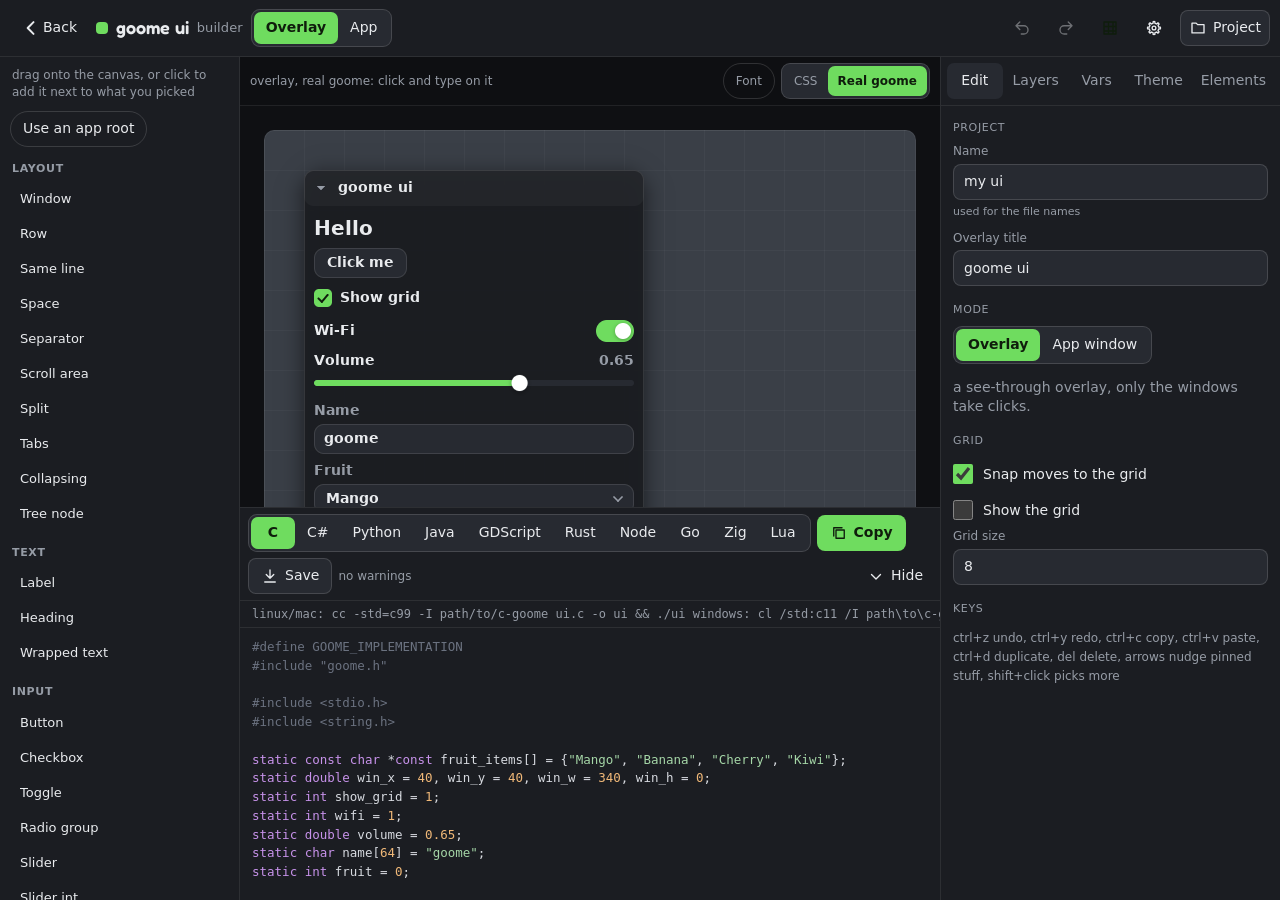
<file: src/builder/index.html>
<!doctype html>
<html lang="en">
<head>
<meta charset="utf-8">
<meta name="viewport" content="width=device-width, initial-scale=1, viewport-fit=cover">
<title>goome ui builder</title>
<meta name="description" content="Build goome UIs by dragging widgets around, then copy the C, C#, Python, Java, GDScript, Rust, Node, Go, Zig or Lua.">
<link rel="preload" href="../assets/fonts/fredoka.woff2" as="font" type="font/woff2" crossorigin>
<link rel="stylesheet" href="style.css">
<link rel="stylesheet" href="elements.css">
</head>
<body>
<div class="app" id="app">
  <header class="top">
    <a class="btn ghost back" id="backBtn" href="../" aria-label="Back to the site"><svg viewBox="0 0 24 24" width="20" height="20" aria-hidden="true"><path d="M15 5l-7 7 7 7" fill="none" stroke="currentColor" stroke-width="2.4" stroke-linecap="round" stroke-linejoin="round"/></svg><span>Back</span></a>
    <a class="brand" href="../" aria-label="goome home"><i></i>goome ui <small>builder</small></a>
    <div class="seg" id="modeSeg"><button data-mode="overlay">Overlay</button><button data-mode="app">App</button></div>
    <div class="sp"></div>
    <button class="btn sm ghost" id="undoBtn" title="Undo (ctrl+z)"></button>
    <button class="btn sm ghost" id="redoBtn" title="Redo (ctrl+y)"></button>
    <button class="btn sm ghost wide" id="gridBtn" title="Grid snap"></button>
    <button class="btn sm ghost" id="gearBtn" title="Builder settings"></button>
    <button class="btn sm" id="fileBtn" title="Project"></button>
  </header>
  <div class="main">
    <aside class="pane pal" id="pal"></aside>
    <section class="center">
      <div class="stage-wrap" id="stageWrap"></div>
      <div class="dock" id="dock"></div>
    </section>
    <aside class="pane side" id="side">
      <div class="tabs" id="sideTabs">
        <button data-tab="props">Edit</button>
        <button data-tab="layers">Layers</button>
        <button data-tab="vars">Vars</button>
        <button data-tab="theme">Theme</button>
        <button data-tab="elements">Elements</button>
      </div>
      <div class="sheet-head" id="sideHead"><span id="sideTitle">Edit</span><button class="btn sm ghost" data-close="side"></button></div>
      <div class="side-body" id="sideBody"></div>
    </aside>
  </div>
  <nav class="mnav" id="mnav">
    <button data-m="pal">Add</button>
    <button data-m="props">Edit</button>
    <button data-m="layers">Layers</button>
    <button data-m="vars">Vars</button>
    <button data-m="theme">Theme</button>
    <button data-m="elements">Elements</button>
    <button data-m="code">Code</button>
  </nav>
</div>
<input type="file" id="fileIn" accept=".json,application/json" hidden>
<div class="dropzone" id="dropzone">drop a .goome.json, .goome-theme.json or .goome-element.json here</div>
<script src="model.js"></script>
<script src="templates.js"></script>
<script src="codegen.js"></script>
<script src="elements.js"></script>
<script src="app.js"></script>
<script src="stage.js"></script>
<script src="wasm.js"></script>
<script src="panels.js"></script>
<script src="theme.js"></script>
<script src="vars.js"></script>
<script src="settings.js"></script>
<script src="main.js"></script>
<script src="back.js"></script>
</body>
</html>
</file>
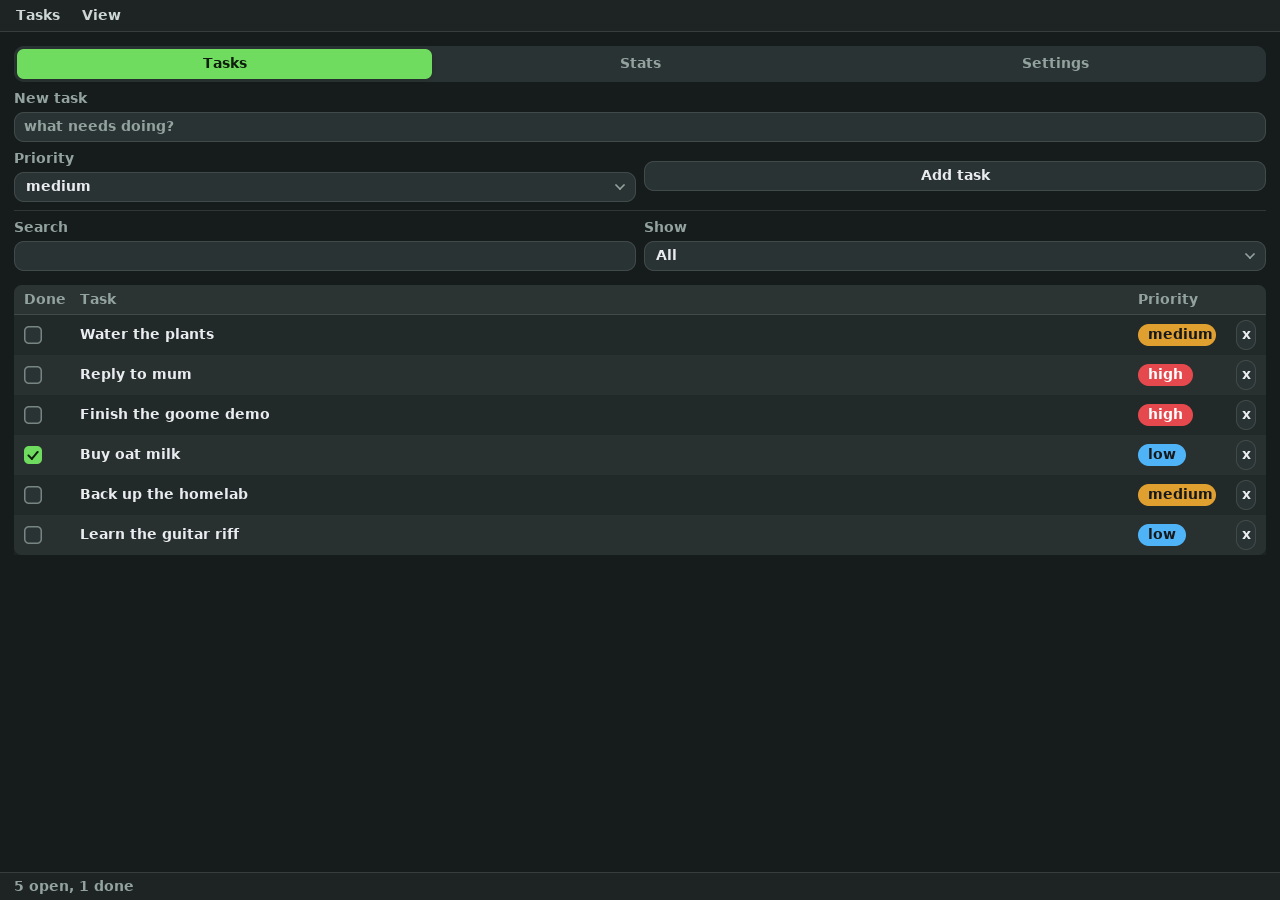
<file: src/demos/app/index.html>
<!doctype html>
<html lang="en">
<head>
<meta charset="utf-8">
<meta name="viewport" content="width=device-width, initial-scale=1, maximum-scale=1, user-scalable=no">
<title>Tidy</title>
<style>
html, body { margin: 0; height: 100%; overflow: hidden; background: #181a20; }
canvas { position: fixed; inset: 0; }
#fail { position: fixed; inset: 0; display: none; align-items: center; justify-content: center; color: #e8eaf0; font: 15px system-ui, sans-serif; padding: 24px; text-align: center; }
</style>
</head>
<body>
<canvas id="goome"></canvas>
<div id="fail"></div>
<script src="goome.js"></script>
<script>
GoomeWeb.boot(document.getElementById("goome"), "goome.wasm").catch(function (e) {
  var f = document.getElementById("fail");
  f.textContent = "this app didnt start: " + (e && e.message || e);
  f.style.display = "flex";
});
</script>
</body>
</html>
</file>
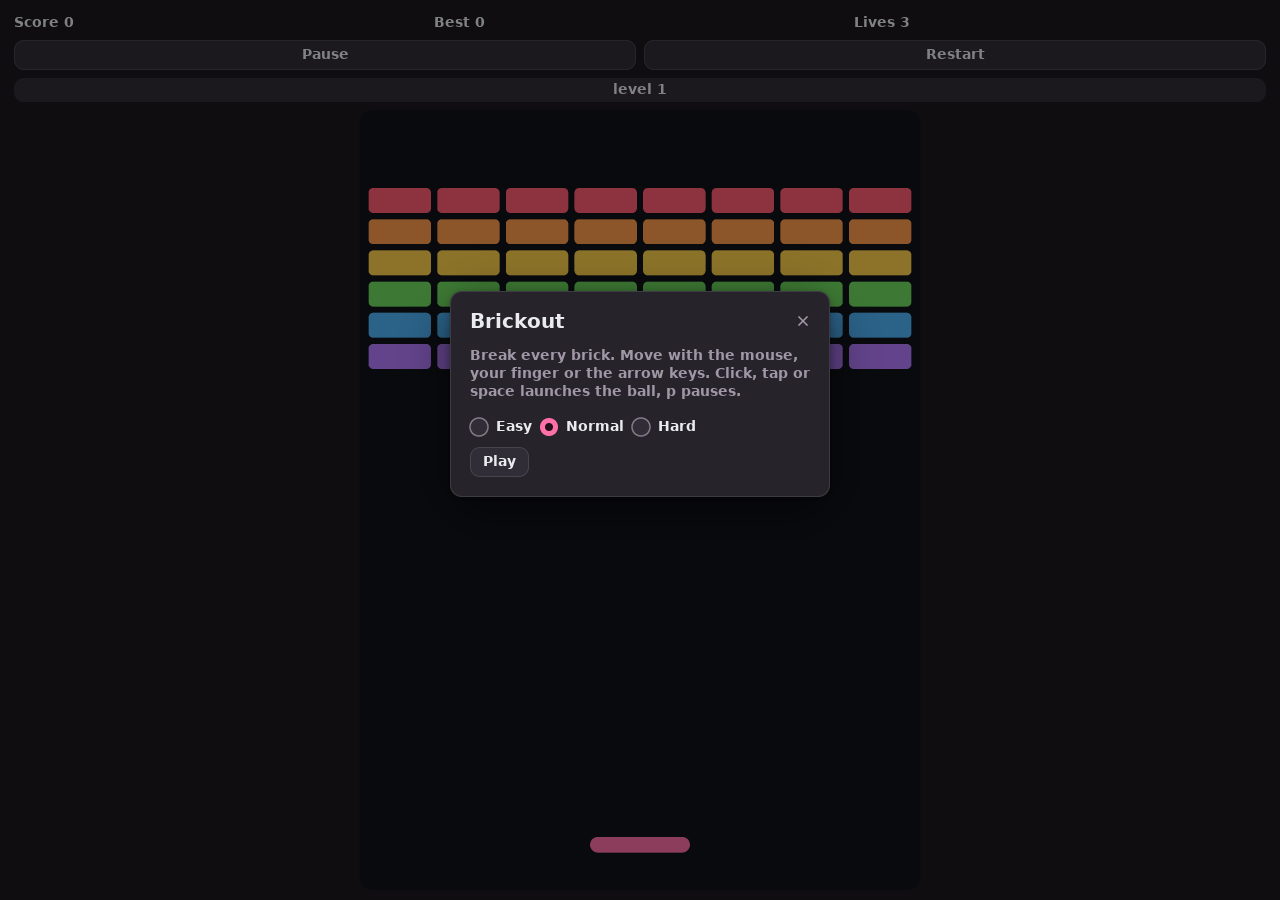
<file: src/demos/game/index.html>
<!doctype html>
<html lang="en">
<head>
<meta charset="utf-8">
<meta name="viewport" content="width=device-width, initial-scale=1, maximum-scale=1, user-scalable=no">
<title>Brickout</title>
<style>
html, body { margin: 0; height: 100%; overflow: hidden; background: #181a20; }
canvas { position: fixed; inset: 0; }
#fail { position: fixed; inset: 0; display: none; align-items: center; justify-content: center; color: #e8eaf0; font: 15px system-ui, sans-serif; padding: 24px; text-align: center; }
</style>
</head>
<body>
<canvas id="goome"></canvas>
<div id="fail"></div>
<script src="goome.js"></script>
<script>
GoomeWeb.boot(document.getElementById("goome"), "goome.wasm").catch(function (e) {
  var f = document.getElementById("fail");
  f.textContent = "this app didnt start: " + (e && e.message || e);
  f.style.display = "flex";
});
</script>
</body>
</html>
</file>
<file: src/builder/style.css>
@font-face { font-family: "Fredoka"; src: url("../assets/fonts/fredoka.woff2") format("woff2"); font-weight: 300 700; font-display: swap; }
:root {
  --c-bg: #14161a;
  --c-pane: #1b1d22;
  --c-pane2: #22252b;
  --c-line: rgba(255, 255, 255, 0.08);
  --c-line2: rgba(255, 255, 255, 0.14);
  --c-text: #e9ebee;
  --c-dim: #969ca6;
  --c-acc: #6fdc5f;
  --c-acc-text: #0f1d0c;
  --c-bad: #ff7b72;
  --c-warn: #e8c35a;
  --c-in: #272a31;
  --c-hover: #2c3038;
  --mono: ui-monospace, "JetBrains Mono", "Cascadia Code", Menlo, Consolas, monospace;
  --sans: system-ui, "Segoe UI", Cantarell, "Noto Sans", Ubuntu, sans-serif;
  color-scheme: dark;
}
* { box-sizing: border-box; }
html, body { margin: 0; height: 100%; background: var(--c-bg); color: var(--c-text); font: 14px/1.4 var(--sans); overflow: hidden; }
button, input, select, textarea { font: inherit; color: inherit; }
svg.ico { width: 18px; height: 18px; flex: none; stroke: currentColor; fill: none; stroke-width: 1.8; stroke-linecap: round; stroke-linejoin: round; }

.btn { min-height: 36px; padding: 0 12px; border-radius: 8px; border: 1px solid var(--c-line2); background: var(--c-in); cursor: pointer; display: inline-flex; align-items: center; justify-content: center; gap: 6px; white-space: nowrap; }
.btn:hover { background: var(--c-hover); }
.btn:active { background: #363a44; }
.btn:disabled { opacity: .4; cursor: default; }
.btn.sm { min-height: 36px; min-width: 36px; padding: 0 8px; }
.btn.pri { background: var(--c-acc); color: var(--c-acc-text); border-color: transparent; font-weight: 600; }
.btn.pri:hover { background: #82e574; }
.btn.ghost { background: transparent; border-color: transparent; }
.btn.ghost:hover { background: var(--c-hover); }
.btn.bad { color: var(--c-bad); }
.chip { min-height: 36px; padding: 0 12px; border-radius: 18px; border: 1px solid var(--c-line2); background: transparent; cursor: pointer; display: inline-flex; align-items: center; gap: 6px; }
.chip.on { background: var(--c-acc); color: var(--c-acc-text); border-color: transparent; }
.seg { display: inline-flex; border: 1px solid var(--c-line2); border-radius: 9px; padding: 2px; background: var(--c-in); }
.seg button { min-height: 32px; padding: 0 12px; border: 0; border-radius: 7px; background: transparent; cursor: pointer; }
.seg button.on { background: var(--c-acc); color: var(--c-acc-text); font-weight: 600; }
.in { width: 100%; min-width: 0; min-height: 36px; padding: 6px 10px; border-radius: 8px; border: 1px solid var(--c-line2); background: var(--c-in); outline: none; }
.in:focus { border-color: var(--c-acc); }
textarea.in { resize: vertical; min-height: 72px; line-height: 1.35; }
select.in { padding-right: 6px; }
input[type=color].in { padding: 2px; width: 44px; flex: none; cursor: pointer; }
input[type=range] { accent-color: var(--c-acc); width: 100%; min-height: 28px; }
input[type=checkbox] { accent-color: var(--c-acc); width: 20px; height: 20px; margin: 0; }
.fld { display: flex; flex-direction: column; gap: 4px; margin-bottom: 10px; min-width: 0; }
.fld > span, .fld > label { font-size: 12px; color: var(--c-dim); }
.fld2 { display: grid; grid-template-columns: minmax(0, 1fr) minmax(0, 1fr); gap: 0 8px; }
.fld3 { display: grid; grid-template-columns: repeat(3, minmax(0, 1fr)); gap: 0 8px; }
.chk { display: flex; align-items: center; gap: 10px; min-height: 36px; cursor: pointer; }
.sec { font-size: 11px; letter-spacing: .06em; text-transform: uppercase; color: var(--c-dim); margin: 16px 0 8px; display: flex; align-items: center; gap: 8px; }
.sec:first-child { margin-top: 2px; }
.sec .grow { flex: 1; }
.li { min-height: 40px; display: flex; align-items: center; gap: 6px; padding: 0 6px; border-radius: 8px; cursor: pointer; }
.li:hover { background: var(--c-hover); }
.li.on { background: rgba(111, 220, 95, .14); box-shadow: inset 3px 0 0 var(--c-acc); }
.err { color: var(--c-bad); font-size: 12px; }
.warn { color: var(--c-warn); font-size: 12px; }
.muted { color: var(--c-dim); }
.row { display: flex; gap: 6px; align-items: center; flex-wrap: wrap; }
.grow { flex: 1; min-width: 0; }

.app { display: grid; grid-template-rows: auto 1fr; height: 100%; }
.top { display: flex; align-items: center; gap: 8px; padding: 6px 10px; background: var(--c-pane); border-bottom: 1px solid var(--c-line); min-height: 52px; }
.brand { font-weight: 700; letter-spacing: -.01em; white-space: nowrap; display: flex; align-items: center; gap: 8px; }
.brand i { width: 12px; height: 12px; border-radius: 4px; background: var(--c-acc); display: inline-block; }
.brand small { font-weight: 400; color: var(--c-dim); }
.top .sp { flex: 1; }
.menu-pop { max-width: calc(100vw - 16px); position: fixed; z-index: 60; background: var(--c-pane2); border: 1px solid var(--c-line2); border-radius: 10px; padding: 5px; min-width: 230px; box-shadow: 0 12px 30px rgba(0, 0, 0, .45); }
.menu-pop button { width: 100%; justify-content: flex-start; border: 0; background: transparent; min-height: 40px; border-radius: 7px; padding: 0 10px; cursor: pointer; display: flex; align-items: center; gap: 10px; text-align: left; }
.menu-pop button:hover { background: var(--c-hover); }
.menu-pop hr { border: 0; border-top: 1px solid var(--c-line); margin: 4px 2px; }

.main { display: grid; grid-template-columns: 240px minmax(0, 1fr) 340px; min-height: 0; min-width: 0; overflow: hidden; }
.pane { background: var(--c-pane); min-height: 0; min-width: 0; overflow-x: hidden; overflow-y: auto; }
.pal { border-right: 1px solid var(--c-line); padding: 10px; }
.side { border-left: 1px solid var(--c-line); display: flex; flex-direction: column; overflow: hidden; }
.tabs { display: flex; gap: 2px; padding: 6px; border-bottom: 1px solid var(--c-line); flex: none; overflow-x: auto; }
.tabs button { flex: 1; min-height: 36px; border: 0; border-radius: 7px; background: transparent; cursor: pointer; color: var(--c-dim); white-space: nowrap; padding: 0 8px; }
.tabs button.on { background: var(--c-in); color: var(--c-text); }
.side-body { flex: 1; overflow: auto; padding: 12px; min-height: 0; }

.pal h4 { margin: 14px 2px 6px; font-size: 11px; letter-spacing: .06em; text-transform: uppercase; color: var(--c-dim); font-weight: 600; }
.pal h4:first-child { margin-top: 0; }
.pal-grid { display: grid; grid-template-columns: minmax(0, 1fr); gap: 1px; }
.pal-item { min-height: 34px; min-width: 0; padding: 0 10px; border-radius: 6px; border: 0; background: transparent; color: var(--c-text); cursor: grab; display: flex; align-items: center; font-size: 13px; touch-action: none; user-select: none; text-align: left; white-space: nowrap; overflow: hidden; }
.pal-item span { overflow: hidden; text-overflow: ellipsis; }
.pal-item:hover { background: var(--c-hover); }
.pal-item:active { background: var(--c-in); cursor: grabbing; }
.pal-item:focus-visible { outline: 2px solid var(--c-acc); outline-offset: -2px; }


.center { display: grid; grid-template-rows: minmax(0, 1fr) auto; grid-template-columns: minmax(0, 1fr); min-height: 0; min-width: 0; overflow: hidden; }
.stage-wrap { overflow: auto; position: relative; min-height: 0; min-width: 0; background: #0f1013; }
.stage-wrap.grid { background-image: radial-gradient(circle, rgba(255, 255, 255, .07) 1px, transparent 1.2px); background-size: var(--grid, 8px) var(--grid, 8px); }
.stage-bar { position: sticky; top: 0; left: 0; z-index: 5; display: flex; gap: 6px; align-items: center; padding: 6px 10px; background: rgba(15, 16, 19, .92); border-bottom: 1px solid var(--c-line); font-size: 12px; color: var(--c-dim); flex-wrap: wrap; }
.stage-bar .grow { min-width: 40px; }
.stage-bar .seg button { min-height: 30px; font-size: 12px; padding: 0 10px; }

.dock { background: var(--c-pane); border-top: 1px solid var(--c-line); display: flex; flex-direction: column; min-height: 0; min-width: 0; }
.dock-head { display: flex; align-items: center; gap: 6px; padding: 6px 8px; flex-wrap: wrap; }
.dock-head .seg { flex-wrap: wrap; max-width: 100%; }
.dock-head .seg button { min-width: 44px; }
.dock-body { height: 300px; display: flex; flex-direction: column; min-height: 0; border-top: 1px solid var(--c-line); }
.dock.shut .dock-body { display: none; }
.dock-hint { font: 12px var(--mono); color: var(--c-dim); padding: 6px 12px; border-bottom: 1px solid var(--c-line); overflow-x: auto; white-space: nowrap; }
.dock-warn { padding: 6px 12px; border-bottom: 1px solid var(--c-line); max-height: 90px; overflow: auto; }
.dock-warn div { cursor: pointer; padding: 2px 0; }
pre.code { margin: 0; padding: 10px 12px; overflow: auto; flex: 1; font: 12.5px/1.5 var(--mono); color: #d7dae0; tab-size: 4; }
.code .k { color: #c792ea; }
.code .s { color: #a5d6a7; }
.code .n { color: #f0b878; }
.code .f { color: #82b1ff; }
.code .c { color: #6b7280; }

.mnav { display: none; }
.sheet-head { display: none; }
.dropzone { position: fixed; inset: 0; z-index: 90; display: none; place-items: center; background: rgba(15, 16, 19, .82); border: 3px dashed var(--c-acc); font-size: 18px; }
.dropzone.on { display: grid; }
.toastx { position: fixed; left: 50%; bottom: 20px; transform: translateX(-50%); z-index: 95; background: var(--c-pane2); border: 1px solid var(--c-line2); padding: 10px 16px; border-radius: 10px; box-shadow: 0 10px 30px rgba(0, 0, 0, .5); max-width: calc(100vw - 32px); }

.lay-row { min-height: 40px; display: flex; align-items: center; gap: 4px; border-radius: 8px; padding-right: 2px; cursor: pointer; touch-action: none; }
.lay-row:hover { background: var(--c-hover); }
.lay-row.on { background: rgba(111, 220, 95, .14); }
.lay-row .nm { flex: 1; min-width: 0; overflow: hidden; text-overflow: ellipsis; white-space: nowrap; }
.lay-row .ty { color: var(--c-dim); font-size: 12px; margin-right: 4px; }
.lay-row .grip { width: 28px; min-height: 36px; display: grid; place-items: center; color: var(--c-dim); cursor: grab; flex: none; }
.lay-row .tw { width: 22px; flex: none; color: var(--c-dim); display: grid; place-items: center; min-height: 36px; }
.lay-row .wb { width: 8px; height: 8px; border-radius: 4px; background: var(--c-warn); flex: none; }
.lay-drop { height: 2px; background: var(--c-acc); border-radius: 1px; margin: -1px 0; }
.lay-row.into { box-shadow: inset 0 0 0 2px var(--c-acc); }

.th-color { display: grid; grid-template-columns: minmax(0, 1fr) 44px 58px; gap: 6px; align-items: center; margin-bottom: 6px; }
.th-color .nm { font-size: 13px; overflow: hidden; text-overflow: ellipsis; }
.th-color .in { min-height: 34px; padding: 4px 6px; }
.th-size { display: grid; grid-template-columns: 96px minmax(0, 1fr) 64px; gap: 8px; align-items: center; margin-bottom: 4px; }
.th-size .nm { font-size: 13px; }
.th-size .in { min-height: 34px; padding: 4px 6px; }
.th-size.en { grid-template-columns: 112px minmax(0, 1fr); }
.th-size .nm, .th-key .nm { overflow: hidden; text-overflow: ellipsis; white-space: nowrap; }
.th-color.auto { grid-template-columns: 22px minmax(0, 1fr) 44px 58px; }
.th-key { display: grid; grid-template-columns: 112px minmax(0, 1fr) 36px; gap: 6px; align-items: center; margin-bottom: 4px; font-size: 13px; }
.th-key .in { min-height: 34px; padding: 4px 6px; }
.th-grp { border-top: 1px solid var(--c-line); padding: 2px 0; }
.th-grp > summary { cursor: pointer; padding: 10px 2px; font-weight: 600; font-size: 13px; list-style-position: inside; min-height: 36px; }
.th-grp[open] > summary { margin-bottom: 4px; }
.th-grp:last-of-type { border-bottom: 1px solid var(--c-line); }
.th-list .li .nm { flex: 1; }
.th-dot { width: 22px; height: 22px; border-radius: 6px; flex: none; border: 1px solid var(--c-line2); position: relative; overflow: hidden; }
.th-dot i { position: absolute; right: 3px; bottom: 3px; width: 8px; height: 8px; border-radius: 4px; }
.skin-ed { position: relative; background-color: #2a2d33; background-image: linear-gradient(45deg, #34373e 25%, transparent 25%, transparent 75%, #34373e 75%), linear-gradient(45deg, #34373e 25%, transparent 25%, transparent 75%, #34373e 75%); background-size: 16px 16px; background-position: 0 0, 8px 8px; border-radius: 8px; overflow: hidden; touch-action: none; user-select: none; margin: 6px 0; }
.skin-ed img { display: block; width: 100%; height: 100%; image-rendering: pixelated; pointer-events: none; }
.skin-ed .ln { position: absolute; background: var(--c-acc); }
.skin-ed .ln::after { content: ""; position: absolute; inset: -14px; }
.skin-ed .ln.v { top: 0; bottom: 0; width: 2px; margin-left: -1px; cursor: ew-resize; }
.skin-ed .ln.h { left: 0; right: 0; height: 2px; margin-top: -1px; cursor: ns-resize; }

.ghost-drag { position: fixed; z-index: 99; pointer-events: none; padding: 8px 12px; border-radius: 8px; background: var(--c-acc); color: var(--c-acc-text); font-weight: 600; box-shadow: 0 8px 20px rgba(0, 0, 0, .4); transform: translate(-50%, -130%); white-space: nowrap; }
.drop-line { position: absolute; z-index: 40; background: var(--c-acc); pointer-events: none; border-radius: 2px; box-shadow: 0 0 0 2px rgba(111, 220, 95, .25); }
.drop-box { position: absolute; z-index: 39; pointer-events: none; border: 2px dashed var(--c-acc); border-radius: 8px; }
.guide { position: absolute; z-index: 41; pointer-events: none; background: #ff5fa2; }
.guide.v { width: 1px; }
.guide.h { height: 1px; }
.size-tip { position: absolute; z-index: 42; pointer-events: none; font: 11px var(--mono); background: #ff5fa2; color: #fff; padding: 2px 6px; border-radius: 4px; white-space: nowrap; }
.sel-bar { position: absolute; z-index: 45; display: flex; gap: 2px; padding: 2px; background: var(--c-acc); border-radius: 9px; box-shadow: 0 6px 16px rgba(0, 0, 0, .4); }
.sel-bar button { width: 36px; height: 36px; border: 0; border-radius: 7px; background: transparent; color: var(--c-acc-text); display: grid; place-items: center; cursor: pointer; touch-action: none; }
.sel-bar button:hover { background: rgba(0, 0, 0, .12); }

.surface { position: relative; margin: 24px; }
.desk { position: relative; min-width: calc(100% - 48px); min-height: 560px; border-radius: 10px; background-color: #3a3f47; background-image: linear-gradient(rgba(255, 255, 255, .03) 1px, transparent 1px), linear-gradient(90deg, rgba(255, 255, 255, .03) 1px, transparent 1px); background-size: 40px 40px; box-shadow: inset 0 0 0 1px rgba(255, 255, 255, .06); overflow: hidden; }
.desk-note { position: absolute; left: 14px; bottom: 10px; font-size: 12px; color: rgba(255, 255, 255, .35); pointer-events: none; }
.layer { position: absolute; inset: 0; pointer-events: none; z-index: 30; }
.layer > * { pointer-events: auto; }
.picked { outline: 2px solid var(--c-acc) !important; outline-offset: 2px; }
.picked2 { outline: 2px dashed var(--c-acc) !important; outline-offset: 2px; }
.has-warn { box-shadow: 0 0 0 1px var(--c-warn); }

.gm { --x: 0; font-family: var(--sans); font-size: var(--fs); color: var(--g-text); line-height: var(--lh); -webkit-font-smoothing: antialiased; }
.gm * { box-sizing: border-box; }
.g-win { position: absolute; display: flex; flex-direction: column; background: var(--g-panel); border-radius: var(--rads, var(--r)); box-shadow: var(--shx) var(--shy) var(--blur) var(--g-shadow), inset 0 0 0 var(--bw) var(--g-border); }
.g-win.skin { box-shadow: 0 5px var(--blur) var(--g-shadow); background: none; border-style: solid; border-image: var(--skin-panel); border-width: var(--skin-panel-w); }
.g-win.skin > .g-body { margin: calc(var(--skin-panel-pad) * -1); }
.g-tbar { height: var(--tbar); display: flex; align-items: center; flex: none; background: var(--g-titlebg); border-radius: var(--r) var(--r) 0 0; border-bottom: 1px solid var(--g-border); padding: 0 var(--pad) 0 calc(var(--pad) + 4px); cursor: move; touch-action: none; user-select: none; gap: 6px; }
.g-win.collapsed .g-tbar { border-radius: var(--rads, var(--r)); border-bottom-color: transparent; }
.g-win.collapsed > .g-body, .g-win.collapsed > .g-grip { display: none; }
.g-tbar .t { flex: 1; min-width: 0; overflow: hidden; white-space: nowrap; text-overflow: clip; }
.g-chev { width: calc(22px * var(--em)); height: calc(22px * var(--em)); border-radius: 6px; display: grid; place-items: center; color: var(--g-dim); margin-left: -8px; cursor: pointer; flex: none; }
.g-chev:hover { background: var(--g-hover); color: var(--g-text); }
.g-chev svg { width: 12px; height: 12px; stroke: currentColor; stroke-width: 1.8; fill: none; transition: transform var(--anim-coll) var(--ease); }
.g-win.collapsed .g-chev svg { transform: rotate(-90deg); }
.g-x { width: calc(18px * var(--em)); height: calc(18px * var(--em)); border-radius: 50%; display: grid; place-items: center; color: var(--g-dim); cursor: pointer; flex: none; }
.g-x:hover { background: var(--g-danger); color: #fff; }
.g-x svg { width: 9px; height: 9px; stroke: currentColor; stroke-width: 1.7; }
.g-body { flex: 1; min-height: 0; padding: var(--pad); overflow: auto; scrollbar-width: thin; scrollbar-color: var(--g-scroll) transparent; position: relative; }
.g-grip { position: absolute; right: 2px; bottom: 2px; width: var(--grip); height: var(--grip); cursor: nwse-resize; touch-action: none; }
.g-grip::before, .g-grip::after { content: ""; position: absolute; height: 1.5px; background: var(--g-griptone); transform: rotate(-45deg); right: 2px; }
.g-grip::before { width: 12px; bottom: 6px; }
.g-grip::after { width: 6px; bottom: 4px; right: 1px; }
.g-slot { display: flex; flex-direction: column; gap: var(--gap); min-height: 24px; position: relative; }
.g-slot.empty::after { content: attr(data-empty); display: grid; place-items: center; min-height: 40px; border: 1px dashed var(--g-border2); border-radius: calc(var(--r) - 2px); color: var(--g-dim); font-size: 12px; }
.g-line { display: flex; gap: var(--gap); align-items: center; }
.g-line > .g-w { flex: none; }
.g-line > .g-fill { flex: 1 1 0; min-width: 0; }
.g-rowc { display: grid; gap: var(--gap); align-items: center; }
.g-w { position: relative; min-width: 0; }
.g-abs { position: absolute !important; z-index: 2; }
.g-heading { font-size: var(--fs-h); line-height: var(--lh-h); color: var(--g-text); white-space: nowrap; text-align: var(--al-txt); }
.g-heading.after { margin-top: var(--gap-h); }
.g-label { white-space: pre; color: var(--g-text); min-height: var(--lh); text-align: var(--al-txt); }
.g-wrapped { color: var(--g-dim); white-space: pre-wrap; overflow-wrap: anywhere; }
.g-btn { height: var(--fh); padding: 0 var(--bpad); border-radius: var(--rads, var(--r)); background: var(--g-input); box-shadow: inset 0 0 0 1px var(--g-border); display: inline-flex; align-items: center; justify-content: var(--jc-btn); white-space: nowrap; cursor: pointer; user-select: none; transition: background var(--anim-hover) var(--ease); overflow: hidden; align-self: flex-start; max-width: 100%; }
.g-btn:hover { background: var(--g-hover); }
.g-btn:active { background: var(--g-active); }
.g-btn.skin { box-shadow: none; background: none; border-style: solid; border-image: var(--skin-button); border-width: var(--skin-button-w); padding: 0 calc(var(--bpad) - var(--skin-button-pad)); }
.g-btn.skin:hover { filter: brightness(1.08); }
.g-btn.skin:active { filter: brightness(.94); }
.g-line .g-btn, .g-rowc .g-btn { align-self: center; }
.g-rowc .g-btn { width: 100%; }
.g-check, .g-radio { height: calc(var(--fh) - 6px); display: inline-flex; align-items: center; gap: 8px; cursor: pointer; user-select: none; white-space: nowrap; align-self: flex-start; }
.g-box { width: var(--cb); height: var(--cb); border-radius: var(--cbr); background: var(--g-input); box-shadow: inset 0 0 0 1.5px var(--g-chkline); display: grid; place-items: center; flex: none; transition: background var(--anim-hover) var(--ease), box-shadow var(--anim) var(--ease); }
.g-check:hover .g-box, .g-radio:hover .g-dot { background: var(--g-hover); }
.g-box svg { width: 72%; height: 72%; stroke: var(--g-acctext); stroke-width: 2.4; fill: none; stroke-linecap: round; stroke-linejoin: round; opacity: 0; transition: opacity var(--anim) var(--ease); }
.g-check.on .g-box { background: var(--g-acc); box-shadow: none; }
.g-check.on .g-box svg { opacity: 1; }
.g-dot { width: var(--cb); height: var(--cb); border-radius: 50%; background: var(--g-input); box-shadow: inset 0 0 0 1.5px var(--g-chkline); flex: none; display: grid; place-items: center; transition: background var(--anim-hover) var(--ease); }
.g-dot::after { content: ""; width: calc(8px * var(--em)); height: calc(8px * var(--em)); border-radius: 50%; background: var(--g-acctext); transform: scale(0); transition: transform var(--anim-coll) var(--ease); }
.g-radio.on .g-dot { background: var(--g-acc); box-shadow: none; }
.g-radio.on .g-dot::after { transform: scale(1); }
.g-radios { display: flex; flex-direction: column; gap: var(--gap); }
.g-radios.inline { flex-direction: row; flex-wrap: wrap; }
.g-toggle { height: calc(var(--fh) - 4px); display: flex; align-items: center; justify-content: space-between; gap: 10px; cursor: pointer; user-select: none; }
.g-toggle .lb { overflow: hidden; white-space: nowrap; min-width: 0; }
.g-sw { width: var(--sw); height: var(--sh); border-radius: calc(var(--sh) / 2); background: var(--g-input); box-shadow: inset 0 0 0 1px var(--g-tglline); position: relative; flex: none; transition: background var(--anim-hover) var(--ease); }
.g-toggle:hover .g-sw { background: var(--g-hover); }
.g-sw::after { content: ""; position: absolute; left: calc(3px * var(--em)); top: calc(3px * var(--em)); width: calc(var(--sh) - 6px * var(--em)); height: calc(var(--sh) - 6px * var(--em)); border-radius: 50%; background: #b9bec7; box-shadow: 0 1px 4px rgba(0, 0, 0, .25); transition: transform var(--anim-coll) var(--ease), background var(--anim-hover) var(--ease); }
.g-toggle.on .g-sw { background: var(--g-acc); box-shadow: none; }
.g-toggle.on .g-sw::after { background: var(--g-knob); transform: translateX(calc(var(--sw) - var(--sh))); }
.g-slider { user-select: none; }
.g-slider .top { display: flex; justify-content: space-between; height: calc(var(--lh) + 2px); align-items: center; gap: 10px; }
.g-slider .top .v { color: var(--g-dim); white-space: nowrap; }
.g-slider:hover .top .v { color: var(--g-text); }
.g-track { height: var(--slh); position: relative; cursor: pointer; touch-action: none; }
.g-rail { position: absolute; left: 0; right: 0; top: 50%; height: var(--slt); margin-top: calc(var(--slt) / -2); border-radius: 3px; background: var(--g-input); }
.g-slider:hover .g-rail { background: var(--g-hover); }
.g-fillbar { position: absolute; left: 0; top: 50%; height: var(--slt); margin-top: calc(var(--slt) / -2); border-radius: 3px; background: var(--g-acc); }
.g-knob { position: absolute; top: 50%; width: var(--kn); height: var(--kn); margin: calc(var(--kn) / -2) 0 0 calc(var(--kn) / -2); border-radius: 50%; background: var(--g-knob); box-shadow: 0 1.5px 5px rgba(0, 0, 0, .32), 0 0 0 1px var(--g-knobring); transition: box-shadow var(--anim) var(--ease); }
.g-track.held .g-knob { box-shadow: 0 1.5px 5px rgba(0, 0, 0, .32), 0 0 0 6px var(--g-pressring); }
.g-fieldlab { color: var(--g-dim); height: calc(var(--lh) + 4px); display: flex; align-items: flex-start; white-space: nowrap; overflow: hidden; }
.g-input { height: var(--fh); width: 100%; border: 0; outline: none; border-radius: var(--rads, var(--r)); background: var(--g-input); box-shadow: inset 0 0 0 1px var(--g-border); color: var(--g-text); padding: 0 10px; font: inherit; transition: box-shadow var(--anim) var(--ease); caret-color: var(--g-caret); }
.g-input::selection, .g-edit::selection { background: var(--g-selbg); }
.g-input:hover { box-shadow: inset 0 0 0 1px var(--g-dim50); }
.g-input:focus { box-shadow: inset 0 0 0 1px var(--g-acc), 0 0 0 3px var(--g-focus); }
.g-input.skin { box-shadow: none; background: none; border-style: solid; border-image: var(--skin-input); border-width: var(--skin-input-w); padding: 0 calc(10px - var(--skin-input-pad)); }
.g-edit { width: 100%; border: 0; outline: none; resize: none; border-radius: var(--rads, var(--r)); background: var(--g-input); box-shadow: inset 0 0 0 1px var(--g-border); color: var(--g-text); padding: 6px 10px; font: inherit; line-height: calc(var(--lh) + 3px); display: block; caret-color: var(--g-caret); }
.g-edit.mono { font-family: var(--mono); font-size: calc(var(--fs) - 1px); }
.g-edit.nowrap { white-space: pre; overflow-wrap: normal; overflow-x: auto; }
.g-edit:focus { box-shadow: inset 0 0 0 1px var(--g-acc), 0 0 0 3px var(--g-focus); }
.g-editwrap { display: flex; border-radius: var(--rads, var(--r)); overflow: hidden; }
.g-editwrap .nums { padding: 6px 6px 6px 8px; background: var(--g-input); color: var(--g-dim); text-align: right; line-height: calc(var(--lh) + 3px); font-size: calc(var(--fs) - 2px); user-select: none; box-shadow: inset 0 0 0 1px var(--g-border); white-space: pre; }
.g-combo { height: var(--fh); border-radius: var(--rads, var(--r)); background: var(--g-input); box-shadow: inset 0 0 0 1px var(--g-border); display: flex; align-items: center; padding: 0 28px 0 12px; position: relative; cursor: pointer; user-select: none; white-space: nowrap; overflow: hidden; transition: background var(--anim-hover) var(--ease); }
.g-combo:hover, .g-combo.open { background: var(--g-hover); }
.g-combo.open { box-shadow: inset 0 0 0 1px var(--g-acc); }
.g-combo svg { position: absolute; right: calc(12px * var(--em)); top: 50%; width: 10px; height: 10px; margin-top: -5px; stroke: var(--g-dim); stroke-width: 1.7; fill: none; transition: transform var(--anim-coll) var(--ease); }
.g-combo.open svg { transform: rotate(180deg); }
.g-pop { position: absolute; z-index: 5; background: var(--g-popbg); border-radius: var(--rads, var(--r)); box-shadow: 0 8px calc(var(--blur) + 4px) var(--g-shadow), 0 1px 3px var(--g-shadow50), inset 0 0 0 var(--bw) var(--g-border); padding: 4px; max-height: calc((var(--fh) - 2px) * 8 + 8px); overflow: auto; }
.g-pop .it { height: calc(var(--fh) - 2px); display: flex; align-items: center; padding: 0 10px; border-radius: calc(var(--r) - 4px); cursor: pointer; white-space: nowrap; gap: 12px; }
.g-pop .it:hover, .g-pop .it.hot { background: var(--g-hover); }
.g-pop .it.on { color: var(--g-acc); }
.g-pop .it .ck { margin-left: auto; width: 12px; height: 10px; stroke: var(--g-acc); stroke-width: 1.8; fill: none; }
.g-pop.menu { padding: 5px; border-radius: max(0px, calc(var(--r) - 2px)); max-height: none; overflow: visible; min-width: 190px; }
.g-pop.menu .it { height: var(--mih); border-radius: max(0px, calc(var(--r) - 5px)); padding: 0 10px 0 28px; position: relative; }
.g-pop.menu .it .sc { margin-left: auto; color: var(--g-dim); padding-left: 18px; }
.g-pop.menu .it .mk { position: absolute; left: 9px; top: 50%; width: 11px; height: 9px; margin-top: -4.5px; stroke: var(--g-acc); stroke-width: 1.8; fill: none; }
.g-pop.menu .it .ar { margin-left: auto; width: 8px; height: 10px; stroke: var(--g-dim); stroke-width: 1.6; fill: none; }
.g-pop.menu hr { border: 0; height: 1px; background: var(--g-border); margin: 4px 6px; }
.g-sel { height: calc(var(--fh) - 4px); display: flex; align-items: center; padding-left: 14px; border-radius: max(0px, calc(var(--r) - 3px)); position: relative; cursor: pointer; white-space: nowrap; overflow: hidden; user-select: none; }
.g-sel:hover { background: var(--g-hover80); }
.g-sel.on { background: var(--g-selbg16); color: var(--g-seltext); }
.g-sel.on:hover { background: var(--g-selhov); }
.g-sel.on::before { content: ""; position: absolute; left: 4px; top: 50%; width: 3px; height: 14px; margin-top: -7px; border-radius: 1.5px; background: var(--g-acc); }
.g-sels { display: flex; flex-direction: column; gap: var(--gap); }
.g-tabs { height: var(--tabh); border-radius: var(--rads, var(--r)); background: var(--g-input); padding: 3px; display: flex; position: relative; user-select: none; }
.g-tabs .pill { position: absolute; top: 3px; bottom: 3px; border-radius: max(0px, calc(var(--r) - 3px)); background: var(--g-acc); box-shadow: 0 1px 6px rgba(0, 0, 0, .19); transition: left var(--anim) var(--ease); }
.g-tabs .tb { flex: 1; display: grid; place-items: center; color: var(--g-dim); position: relative; cursor: pointer; white-space: nowrap; overflow: hidden; transition: color var(--anim) var(--ease); }
.g-tabs .tb:hover { color: var(--g-text); }
.g-tabs .tb.on { color: var(--g-acctext); }
.g-coll { height: var(--fh); border-radius: var(--rads, var(--r)); background: var(--g-collbg); display: flex; align-items: center; cursor: pointer; user-select: none; padding-left: calc(30px * var(--em)); position: relative; white-space: nowrap; overflow: hidden; transition: background var(--anim-hover) var(--ease); }
.g-coll:hover { background: var(--g-hover); }
.g-coll svg, .g-tree svg { position: absolute; top: 50%; width: 10px; height: 10px; margin: -5px 0 0 -5px; stroke: var(--g-dim); stroke-width: 1.8; fill: none; transition: transform var(--anim-coll) var(--ease); transform: rotate(-90deg); }
.g-coll svg { left: calc(16px * var(--em)); }
.g-coll.open svg, .g-tree.open svg { transform: none; }
.g-tree { height: calc(var(--fh) - 6px); border-radius: max(0px, calc(var(--r) - 4px)); display: flex; align-items: center; padding-left: calc(22px * var(--em)); position: relative; cursor: pointer; user-select: none; white-space: nowrap; }
.g-tree:hover { background: var(--g-hover70); }
.g-tree svg { left: calc(10px * var(--em)); width: 8px; height: 8px; margin: -4px 0 0 -4px; }
.g-treekids { margin-left: var(--ind); position: relative; }
.g-treekids::before { content: ""; position: absolute; left: calc(-6px * var(--em)); top: 1px; bottom: 3px; width: 1px; background: var(--g-treeline); }
.g-progress { border-radius: var(--pr); background: var(--g-input); position: relative; overflow: hidden; height: calc(var(--lh) + 6px); }
.g-progress.thin { height: 8px; }
.g-progress .fill { position: absolute; left: 0; top: 0; bottom: 0; background: var(--g-acc); border-radius: var(--pr); }
.g-progress .tx { position: absolute; inset: 0; display: flex; align-items: center; justify-content: center; white-space: nowrap; }
.g-progress .tx.over { color: var(--g-acctext); }
.g-color { height: calc(var(--fh) - 4px); display: flex; align-items: center; gap: 10px; padding: 0 8px 0 4px; border-radius: max(0px, calc(var(--r) - 2px)); cursor: pointer; user-select: none; white-space: nowrap; }
.g-color:hover, .g-color.open { background: var(--g-hover70); }
.g-color .swatch { width: calc(34px * var(--em)); height: calc(20px * var(--em)); border-radius: 6px; flex: none; position: relative; overflow: hidden; background-color: #fff; background-image: linear-gradient(45deg, #ccc 25%, transparent 25%, transparent 75%, #ccc 75%), linear-gradient(45deg, #ccc 25%, transparent 25%, transparent 75%, #ccc 75%); background-size: 8px 8px; background-position: 0 0, 4px 4px; }
.g-color .swatch i { position: absolute; inset: 0; }
.g-color .hx { margin-left: auto; color: var(--g-dim); }
.g-picker { width: 236px; padding: 12px; }
.g-picker .sq { height: 140px; border-radius: 6px; position: relative; touch-action: none; cursor: crosshair; }
.g-picker .hue, .g-picker .alpha { height: 12px; border-radius: 6px; margin-top: 12px; position: relative; touch-action: none; cursor: pointer; }
.g-picker .alpha { margin-top: 10px; }
.g-picker .hue { background: linear-gradient(90deg, #f00, #ff0, #0f0, #0ff, #00f, #f0f, #f00); }
.g-picker .mk { position: absolute; width: 15px; height: 15px; border-radius: 50%; border: 2.5px solid #fff; box-shadow: 0 0 0 1px rgba(0, 0, 0, .3); transform: translate(-50%, -50%); top: 50%; pointer-events: none; }
.g-picker .sq .mk { width: 16px; height: 16px; }
.g-picker .info { display: flex; align-items: center; gap: 10px; margin-top: 12px; }
.g-picker .info .swatch { width: 46px; height: 26px; }
.g-sep { height: var(--sepw); background: var(--g-border); }
.g-space { flex: none; }
.g-scroll { border-radius: max(0px, calc(var(--r) - 2px)); background: var(--g-scrollbg); overflow: auto; padding: 6px; scrollbar-width: thin; scrollbar-color: var(--g-scroll) transparent; }
.g-scroll.page { background: transparent; margin: 0 -6px; }
.g-split { display: flex; min-height: 60px; }
.g-split.v { flex-direction: column; }
.g-pane { overflow: auto; padding: var(--pad); min-width: 0; min-height: 0; scrollbar-width: thin; }
.g-pane.a { background: var(--g-splitbg); border-radius: max(0px, calc(var(--r) - 2px)) 0 0 max(0px, calc(var(--r) - 2px)); }
.g-split.v .g-pane.a { border-radius: max(0px, calc(var(--r) - 2px)) max(0px, calc(var(--r) - 2px)) 0 0; }
.g-split.root .g-pane.a { background: var(--g-panelsolid); border-radius: 0; }
.g-pane.b { flex: 1; }
.g-div { flex: none; width: 1px; background: var(--g-border); position: relative; cursor: ew-resize; touch-action: none; }
.g-split.v .g-div { width: auto; height: 1px; cursor: ns-resize; }
.g-div::after { content: ""; position: absolute; inset: 0 -8px; }
.g-split.v .g-div::after { inset: -8px 0; }
.g-div:hover, .g-div.held { background: var(--g-acc); box-shadow: 0 0 0 1px var(--g-acc); }
.g-table { border-radius: max(0px, calc(var(--r) - 2px)); background: var(--g-tablebg); overflow: auto; }
.g-table table { border-collapse: collapse; width: 100%; table-layout: fixed; }
.g-table th { height: calc(var(--lh) + 12px); text-align: left; font-weight: inherit; color: var(--g-dim); padding: 0 8px; border-bottom: 1px solid var(--g-border); white-space: nowrap; overflow: hidden; position: sticky; top: 0; background: var(--g-tablehead); }
.g-table td { height: calc(var(--lh) + 10px); padding: 0 8px; white-space: nowrap; overflow: hidden; }
.g-table.stripes tbody tr:nth-child(even) td { background: var(--g-stripe); }
.g-table.borders { box-shadow: inset 0 0 0 1px var(--g-border); }
.g-table.borders td + td, .g-table.borders th + th { border-left: 1px solid var(--g-border70); }
.g-table th .ar { display: inline-block; margin-left: 6px; width: 8px; height: 6px; stroke: var(--g-acc); stroke-width: 1.6; fill: none; }
.g-table tbody tr:hover td { background: var(--g-hover40); }
.g-plot .top { display: flex; justify-content: space-between; height: calc(var(--lh) + 4px); color: var(--g-dim); }
.g-plot .top b { font-weight: inherit; color: var(--g-text); }
.g-plot .box { border-radius: max(0px, calc(var(--r) - 2px)); background: var(--g-plotbg); position: relative; overflow: hidden; }
.g-plot svg { position: absolute; inset: 0; width: 100%; height: 100%; }
.g-img { border-radius: var(--ir); background: var(--g-imgbg); display: grid; place-items: center; color: var(--g-dim); font-size: 12px; align-self: flex-start; max-width: 100%; }
.g-menubar { height: var(--mbh); border-radius: max(0px, calc(var(--r) - 2px)); background: var(--g-mbbg); display: flex; align-items: center; padding: 0 6px; gap: 2px; user-select: none; }
.g-menubar.app { border-radius: 0; background: transparent; height: 100%; }
.g-menubar .mb { height: calc(var(--lh) + 6px); padding: 0 10px; border-radius: max(0px, calc(var(--r) - 4px)); display: flex; align-items: center; cursor: pointer; white-space: nowrap; }
.g-menubar .mb:hover, .g-menubar .mb.open { background: var(--g-hover); }
.g-trig { display: contents; }
.g-modal-dim { position: absolute; inset: 0; background: var(--g-modaldim); z-index: 6; display: flex; align-items: flex-start; justify-content: center; }
.g-modal { margin-top: 12vh; min-width: min(380px, calc(100% - 24px)); max-width: calc(100% - 24px); background: var(--g-modalbg); border-radius: calc(var(--r) + 2px); box-shadow: 0 14px 46px var(--g-shadow140), 0 2px 6px var(--g-shadow50), inset 0 0 0 var(--bw) var(--g-border); padding: calc(var(--pad) * 2); }
.g-modal .mh { display: flex; align-items: center; justify-content: space-between; margin: -2px 0 14px; font-size: calc(var(--fs) * 1.2); gap: 12px; }
.g-modal .mx { width: calc(26px * var(--em)); height: calc(26px * var(--em)); border-radius: 7px; display: grid; place-items: center; cursor: pointer; color: var(--g-dim); margin-right: -6px; }
.g-modal .mx:hover { background: var(--g-hover); color: var(--g-text); }
.g-modal .mx svg { width: 10px; height: 10px; stroke: currentColor; stroke-width: 1.7; }
.g-toasts { position: absolute; right: 18px; bottom: 18px; display: flex; flex-direction: column; gap: 10px; align-items: flex-end; z-index: 7; pointer-events: none; }
.g-toast { background: var(--g-toastbg); border-radius: var(--rads, var(--r)); box-shadow: 0 8px var(--blur) var(--g-shadow), inset 0 0 0 var(--bw) var(--g-border); padding: 11px 14px 11px 34px; position: relative; max-width: 348px; animation: g-in .18s ease-out; }
.g-toast::before { content: ""; position: absolute; left: 10px; top: calc(11px + var(--lh) / 2 - 8px); width: 16px; height: 16px; border-radius: 50%; background: var(--g-acc18); }
.g-toast::after { content: ""; position: absolute; left: 14px; top: calc(11px + var(--lh) / 2 - 4px); width: 8px; height: 8px; border-radius: 50%; background: var(--g-acc); }
.g-toast.out { opacity: 0; transform: translateY(8px); transition: all .26s; }
@keyframes g-in { from { opacity: 0; transform: translateX(36px); } }
.g-tip { position: absolute; z-index: 9; pointer-events: none; background: var(--g-tipbg); border-radius: var(--tipr); box-shadow: 0 3px 12px var(--g-shadow), inset 0 0 0 1px var(--g-border); padding: var(--tippad); max-width: 280px; white-space: normal; }
.g-app { position: relative; display: flex; flex-direction: column; background: var(--g-bgsolid); overflow: hidden; box-shadow: 0 20px 50px rgba(0, 0, 0, .45); }
.g-app.round { border-radius: var(--rads, var(--r)); }
.g-atitle { height: var(--ath); background: var(--g-panelsolid); display: flex; align-items: center; justify-content: center; position: relative; flex: none; user-select: none; border-bottom: 1px solid var(--g-border); }
.g-app.has-mb .g-atitle { border-bottom: 0; }
.g-atitle .caps { position: absolute; right: 0; top: 0; bottom: 0; display: flex; }
.g-atitle .caps i { width: calc(46px * var(--em)); display: grid; place-items: center; color: var(--g-dim); }
.g-atitle .caps i:hover { background: var(--g-hover); color: var(--g-text); }
.g-atitle .caps i:last-child:hover { background: #e5484d; color: #fff; }
.g-atitle .caps svg { width: 10px; height: 10px; stroke: currentColor; stroke-width: 1.3; fill: none; }
.g-amb { height: calc(var(--lh) + 14px); background: var(--g-panelsolid); border-bottom: 1px solid var(--g-border); flex: none; }
.g-abody { flex: 1; min-height: 0; position: relative; overflow: auto; }
.g-abody > .g-slot { padding: calc(var(--pad) + 4px); min-height: 100%; }
.g-app.nopad .g-abody > .g-slot { padding: 0; }
.g-astatus { height: var(--sbh); background: var(--g-panelsolid); border-top: 1px solid var(--g-border); display: flex; align-items: center; padding: 0 calc(var(--pad) + 4px); color: var(--g-dim); font-size: var(--fs-s); flex: none; white-space: nowrap; overflow: hidden; }
.g-el { position: relative; }
.g-el.canvas { position: absolute; z-index: 0; }
.g-el canvas { display: block; }
.g-elflow { display: flex; flex-direction: column; gap: var(--gap); }
.g-elnote { font-size: 12px; color: var(--g-dim); border: 1px dashed var(--g-border2); border-radius: 6px; padding: 6px 8px; }
.g-closed { position: absolute; padding: 8px 12px; border-radius: 8px; border: 1px dashed rgba(255, 255, 255, .3); color: rgba(255, 255, 255, .6); cursor: pointer; font-size: 12px; background: rgba(0, 0, 0, .2); }

@media (max-width: 1100px) {
  .main { grid-template-columns: 210px minmax(0, 1fr) 300px; }
}
@media (max-width: 860px) {
  .app { grid-template-rows: auto 1fr auto; }
  .main { grid-template-columns: minmax(0, 1fr); }
  .top { padding: 6px 8px; gap: 6px; }
  .brand small, .top .wide { display: none; }
  .pal, .side, .dock { position: fixed; left: 0; right: 0; bottom: 60px; z-index: 50; max-height: 72vh; border: 0; border-top: 1px solid var(--c-line2); border-radius: 14px 14px 0 0; box-shadow: 0 -16px 40px rgba(0, 0, 0, .5); transform: translateY(110%); transition: transform .2s ease; visibility: hidden; }
  .pal.open, .side.open, .dock.open { transform: none; visibility: visible; }
  .side { height: 72vh; }
  .pal { padding: 0 12px 12px; }
  .pal .sheet-head { margin: 0 -12px 8px; }
  .dock { height: 72vh; }
  .dock-body { flex: 1; height: auto; }
  .dock.shut .dock-body { display: flex; }
  .dock .hide-btn { display: none; }
  .sheet-head { display: flex; align-items: center; justify-content: space-between; padding: 6px 8px 6px 14px; position: sticky; top: 0; background: var(--c-pane); z-index: 2; border-bottom: 1px solid var(--c-line); font-weight: 600; }
  .side .tabs { display: none; }
  .pal-grid { grid-template-columns: repeat(2, minmax(0, 1fr)); }
  .pal-item { min-height: 44px; }
  .mnav { display: flex; background: var(--c-pane); border-top: 1px solid var(--c-line); height: 60px; padding: 4px; gap: 2px; position: relative; z-index: 55; }
  .mnav button { flex: 1; border: 0; background: transparent; color: var(--c-dim); border-radius: 8px; display: flex; flex-direction: column; align-items: center; justify-content: center; gap: 2px; font-size: 11px; min-width: 0; cursor: pointer; }
  .mnav button.on { color: var(--c-acc); background: var(--c-in); }
  .surface { margin: 12px; }
  .desk { min-width: calc(100% - 24px); }
}
@media (max-width: 420px) {
  .brand { font-size: 0; gap: 0; }
  .seg button { padding: 0 9px; }
  .top { gap: 4px; }
}
.sty-row { display: grid; grid-template-columns: 22px minmax(0, 1fr) 44px 58px; gap: 6px; align-items: center; margin-bottom: 4px; min-height: 36px; }
.sty-row.sz { grid-template-columns: 22px minmax(0, 1fr) 96px; }
.sty-row .nm { font-size: 13px; overflow: hidden; text-overflow: ellipsis; white-space: nowrap; }
.sty-row .in { min-height: 34px; padding: 4px 6px; }
.sty-row .in:disabled { opacity: .45; }
.rad-grid { display: grid; grid-template-columns: repeat(2, minmax(0, 1fr)); gap: 0 8px; }
.rad-prev { height: 44px; margin: 4px 0 6px; background: var(--c-in); border: 2px solid var(--c-acc); }
.g-w.styled, .g-win.styled { font-size: var(--fs); line-height: var(--lh); color: var(--g-text); }
.act-card { border: 1px solid var(--c-line2); border-radius: 10px; padding: 8px; margin-bottom: 8px; background: var(--c-pane2); }
.ev-head { min-height: 38px; display: flex; align-items: center; gap: 6px; cursor: pointer; border-radius: 8px; padding: 0 4px; }
.ev-head:hover { background: var(--c-hover); }
.ev-box { padding: 2px 0 8px 22px; }
.live-dot { display: inline-block; width: 8px; height: 8px; border-radius: 4px; background: var(--c-acc); margin-right: 6px; }
.set-back { position: fixed; inset: 0; z-index: 85; background: rgba(0, 0, 0, .5); display: grid; place-items: center; padding: 16px; }
.set-box { width: min(440px, 100%); max-height: calc(100vh - 32px); overflow-y: auto; overflow-x: hidden; background: var(--c-pane); border: 1px solid var(--c-line2); border-radius: 12px; padding: 14px 16px; box-shadow: 0 20px 50px rgba(0, 0, 0, .5); }
.g-hidden { opacity: .28; outline: 1px dashed var(--g-dim) !important; outline-offset: 1px; }
.g-gone { display: none !important; }
.g-body > .g-slot, .g-pane > .g-slot { min-height: 100%; }
.g-slot > .g-grow { flex: 1 1 auto; min-height: 120px; }
.g-split.g-grow { min-height: 160px; }
.g-disabled { opacity: .5; filter: saturate(.4); }
.g-popmark { height: 0; margin-top: calc(var(--gap) * -1); }
.g-flyout { padding: var(--pad); min-width: 160px; max-height: none; }
.show-hits .g-btn, .show-hits .g-check, .show-hits .g-radio, .show-hits .g-toggle, .show-hits .g-track, .show-hits .g-input, .show-hits .g-edit, .show-hits .g-combo, .show-hits .g-sel, .show-hits .g-color, .show-hits .g-tabs, .show-hits .g-coll, .show-hits .g-tree, .show-hits .g-tbar, .show-hits .g-grip, .show-hits .g-el canvas, .show-hits .g-menubar .mb { outline: 1px dashed rgba(255, 95, 162, .85); outline-offset: -1px; }
@media (max-width: 860px) {
  .mnav button { font-size: 10px; }
}
.g-ico { display: inline-block; width: 12px; height: 12px; flex: none; background: currentColor; -webkit-mask: var(--src) center / contain no-repeat; mask: var(--src) center / contain no-repeat; transition: transform var(--anim-coll) var(--ease); }
.g-ico.raw { background: var(--src) center / contain no-repeat; -webkit-mask: none; mask: none; }
.g-box .g-ico { width: 72%; height: 72%; color: var(--g-acctext); opacity: 0; }
.g-check.on .g-box .g-ico { opacity: 1; }
.g-combo .g-ico { position: absolute; right: calc(10px * var(--em)); top: 50%; margin-top: -6px; color: var(--g-dim); }
.g-coll .g-ico, .g-tree .g-ico { position: absolute; top: 50%; margin: -6px 0 0 -6px; color: var(--g-dim); transform: rotate(0deg); }
.g-coll .g-ico { left: calc(16px * var(--em)); }
.g-tree .g-ico { left: calc(10px * var(--em)); width: 10px; height: 10px; margin: -5px 0 0 -5px; }
.g-coll.open .g-ico.rot, .g-tree.open .g-ico.rot { transform: rotate(90deg); }
.g-chev .g-ico, .g-x .g-ico, .mx .g-ico, .caps .g-ico { width: 10px; height: 10px; }
.g-pop .it .g-ico.ck, .g-pop.menu .it .g-ico.mk { width: 11px; height: 11px; color: var(--g-acc); }
.g-pop.menu .it .g-ico.mk { position: absolute; left: 9px; top: 50%; margin-top: -5.5px; }
.g-pop .it .g-ico.ck { margin-left: auto; }
.g-pop.menu .it .g-ico.ar { margin-left: auto; width: 9px; height: 9px; color: var(--g-dim); }
.g-table th .g-ico.ar { margin-left: 6px; width: 8px; height: 8px; color: var(--g-acc); }
.gm.ico-slider_knob .g-knob { background: var(--ico-slider-knob) center / contain no-repeat; box-shadow: none; }
.gm.ico-toggle_knob .g-sw::after { background: var(--ico-toggle-knob) center / contain no-repeat !important; box-shadow: none; }
.gm.ico-radio_dot .g-radio.on .g-dot::after { background: var(--g-acctext); -webkit-mask: var(--ico-radio-dot) center / contain no-repeat; mask: var(--ico-radio-dot) center / contain no-repeat; width: 70%; height: 70%; }
.gm.ico-raw.ico-radio_dot .g-radio.on .g-dot::after { background: var(--ico-radio-dot) center / contain no-repeat; -webkit-mask: none; mask: none; }
.gm.ico-resize .g-grip::before, .gm.ico-resize .g-grip::after { display: none; }
.gm.ico-resize .g-grip { background: var(--g-griptone); -webkit-mask: var(--ico-resize) center / 14px no-repeat; mask: var(--ico-resize) center / 14px no-repeat; }
.gm.ico-raw.ico-resize .g-grip { background: var(--ico-resize) center / 14px no-repeat; -webkit-mask: none; mask: none; }
.gm.skin-slider-track .g-rail { background: none; border-style: solid; border-image: var(--skin-slider_track); border-width: var(--skin-slider_track-w); height: auto; min-height: 6px; }
.gm.skin-toggle .g-sw { background: none; box-shadow: none; border-style: solid; border-image: var(--skin-toggle); border-width: var(--skin-toggle-w); }
.gm.skin-tab .g-tabs .pill { background: none; box-shadow: none; border-style: solid; border-image: var(--skin-tab); border-width: var(--skin-tab-w); }
.gm.skin-titlebar .g-tbar, .gm.skin-titlebar .g-atitle { background: none; border-style: solid; border-image: var(--skin-titlebar); border-width: var(--skin-titlebar-w); }
.gm.skin-tooltip .g-tip { background: none; box-shadow: none; border-style: solid; border-image: var(--skin-tooltip); border-width: var(--skin-tooltip-w); }
.gm.skin-menu .g-pop.menu, .gm.skin-menu .g-pop { background: none; box-shadow: none; border-style: solid; border-image: var(--skin-menu); border-width: var(--skin-menu-w); }
.gm.skin-scrollbar ::-webkit-scrollbar { width: 10px; height: 10px; }
.gm.skin-scrollbar ::-webkit-scrollbar-thumb { border-style: solid; border-image: var(--skin-scrollbar); border-width: var(--skin-scrollbar-w); }
.ico-grid { display: grid; grid-template-columns: repeat(auto-fill, minmax(min(100%, 92px), 1fr)); gap: 6px; }
.ico-tile { border: 1px solid var(--c-line2); border-radius: 8px; padding: 6px; display: flex; flex-direction: column; align-items: center; gap: 4px; min-width: 0; background: var(--c-pane2); }
.ico-tile .pv { width: 40px; height: 40px; border-radius: 6px; display: grid; place-items: center; background-color: #2a2d33; background-image: linear-gradient(45deg, #34373e 25%, transparent 25%, transparent 75%, #34373e 75%), linear-gradient(45deg, #34373e 25%, transparent 25%, transparent 75%, #34373e 75%); background-size: 10px 10px; background-position: 0 0, 5px 5px; color: var(--c-acc); font-size: 11px; }
.ico-tile .pv img { max-width: 32px; max-height: 32px; image-rendering: pixelated; }
.ico-tile .nm { font-size: 11px; color: var(--c-dim); white-space: nowrap; overflow: hidden; text-overflow: ellipsis; max-width: 100%; font-family: var(--mono); }
.ico-tile .row { flex-wrap: nowrap; gap: 2px; }

a.brand { color: inherit; text-decoration: none; min-height: 36px; }
button, .btn, .mnav button { touch-action: manipulation; -webkit-tap-highlight-color: rgba(111, 220, 95, 0.25); }
@media (max-width: 860px) {
  .brand { min-width: 36px; justify-content: center; }
  .mnav { height: calc(60px + env(safe-area-inset-bottom, 0px)); padding-bottom: calc(4px + env(safe-area-inset-bottom, 0px)); padding-left: calc(4px + env(safe-area-inset-left, 0px)); padding-right: calc(4px + env(safe-area-inset-right, 0px)); }
  .top { padding-left: calc(8px + env(safe-area-inset-left, 0px)); padding-right: calc(8px + env(safe-area-inset-right, 0px)); }
  .stage-bar .seg button { min-height: 32px; }
  input:not([type=range]):not([type=checkbox]):not([type=radio]):not([type=color]):not([type=file]), select, textarea { font-size: 16px; }
}
@media (max-width: 380px) {
  .top { flex-wrap: wrap; }
}
@supports (height: 100dvh) {
  html, body { height: 100dvh; }
  @media (max-width: 860px) {
    .pal, .side, .dock { bottom: calc(60px + env(safe-area-inset-bottom, 0px)); max-height: 72dvh; }
    .side, .dock { height: 72dvh; }
  }
  .set-box { max-height: calc(100dvh - 32px); }
}
@media (max-width: 860px) and (max-height: 480px) {
  .pal, .side, .dock { max-height: calc(100dvh - 120px); }
  .side, .dock { height: calc(100dvh - 120px); }
}

.brand { font-family: "Fredoka", var(--sans); font-weight: 600; font-size: 18px; letter-spacing: 0.005em; }
.brand small { font-family: var(--sans); font-weight: 400; font-size: 13px; }

.back { min-height: 44px; min-width: 44px; padding: 0 10px; text-decoration: none; color: inherit; flex: none; gap: 2px; }
@media (max-width: 420px) { .back span { display: none; } }
</file>
<file: src/builder/elements.css>
.gme { display: flex; flex-direction: column; gap: 10px; min-width: 0; }
.gme-hide { display: none; }
.gme-tools { display: flex; flex-wrap: wrap; gap: 6px; align-items: center; }
.gme-head { display: flex; flex-wrap: wrap; gap: 6px; align-items: center; }
.gme-head .gme-name { flex: 1 1 120px; min-width: 0; font-family: ui-monospace, SFMono-Regular, Menlo, Consolas, monospace; }
.gme-msg { min-height: 0; }
.gme-stage {
  position: relative; overflow: auto; padding: 12px; border-radius: 10px; min-height: 120px;
  background-color: var(--bg2, #14161a); border: 1px solid var(--line, rgba(255, 255, 255, 0.08));
  background-image: radial-gradient(rgba(255, 255, 255, 0.07) 1px, transparent 1px); background-size: 16px 16px;
  display: flex; align-items: center; justify-content: center;
}
.gme-stagein { display: inline-block; line-height: 0; }
.gme-cv { display: block; max-width: none; }
.gme-under { display: flex; flex-wrap: wrap; gap: 6px 12px; align-items: center; }
.gme-readout { font: 12px/1.4 ui-monospace, SFMono-Regular, Menlo, Consolas, monospace; overflow-wrap: anywhere; }
.gme-flow { display: flex; flex-direction: column; gap: 6px; }
.gme-tabs { display: flex; flex-wrap: wrap; gap: 6px; }
.gme-panel { display: flex; flex-direction: column; gap: 10px; min-width: 0; }
.gme-tree { display: flex; flex-direction: column; gap: 2px; border-radius: 8px; border: 1px solid var(--line, rgba(255, 255, 255, 0.08)); padding: 4px; max-height: 300px; overflow: auto; }
.gme-trow { min-height: 36px; display: flex; align-items: center; gap: 4px; cursor: pointer; white-space: nowrap; overflow: hidden; text-overflow: ellipsis; }
.gme-form { display: flex; flex-direction: column; gap: 8px; min-width: 0; }
.gme-grid { display: grid; grid-template-columns: repeat(auto-fill, minmax(min(130px, 100%), 1fr)); gap: 8px; }
.gme-grid .fld, .gme-form .fld { min-width: 0; }
.gme-grid .in, .gme-form .in { width: 100%; box-sizing: border-box; }
.gme-row { display: flex; flex-wrap: wrap; gap: 6px; align-items: center; }
.gme-row .in { flex: 1 1 90px; min-width: 0; }
.gme-event { display: flex; flex-direction: column; gap: 6px; padding: 8px; border-radius: 8px; border: 1px solid var(--line, rgba(255, 255, 255, 0.08)); }
.gme-danger { color: #e5534b; }
.gme-librow { display: flex; align-items: center; gap: 10px; min-height: 52px; cursor: pointer; }
.gme-thumbbox { width: 76px; height: 44px; flex: none; display: flex; align-items: center; justify-content: center; border-radius: 6px; background: var(--bg2, #14161a); overflow: hidden; }
.gme-thumb { display: block; }
.gme-libname { min-width: 0; overflow: hidden; text-overflow: ellipsis; white-space: nowrap; }
.gme-libedit { display: flex; flex-direction: column; gap: 8px; padding: 4px 0 8px 0; }
.gme .err:empty { display: none; }
.gme-temps { display: grid; grid-template-columns: repeat(auto-fill, minmax(96px, 1fr)); gap: 6px; }
.gme-temp { display: flex; flex-direction: column; align-items: center; gap: 4px; min-height: 72px; padding: 6px; border-radius: 8px; cursor: pointer; font: inherit; color: inherit; background: transparent; border: 1px solid var(--line, rgba(255, 255, 255, 0.08)); }
.gme-temp:hover { border-color: var(--accent, #6fdc5f); }
.gme-tname { font-size: 12px; text-align: center; }
canvas.gme-cv { vertical-align: top; }
</file>
